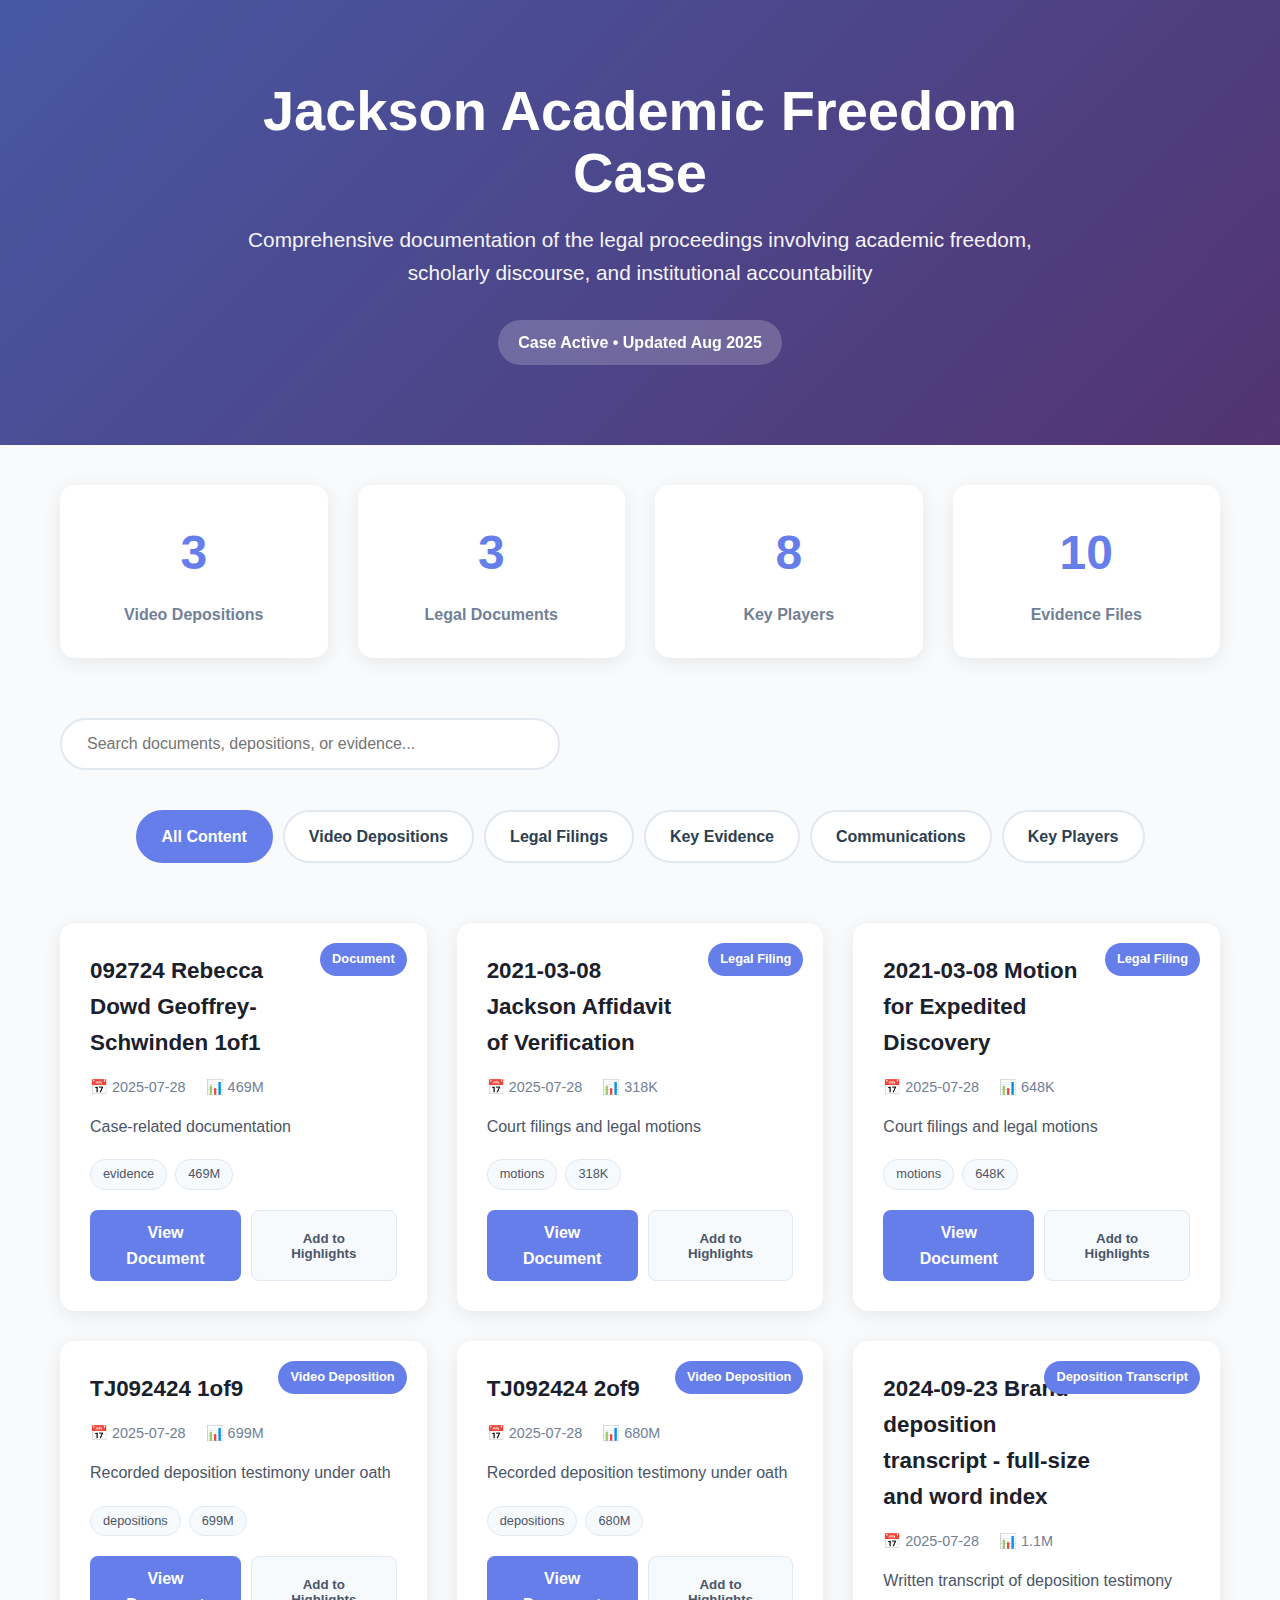
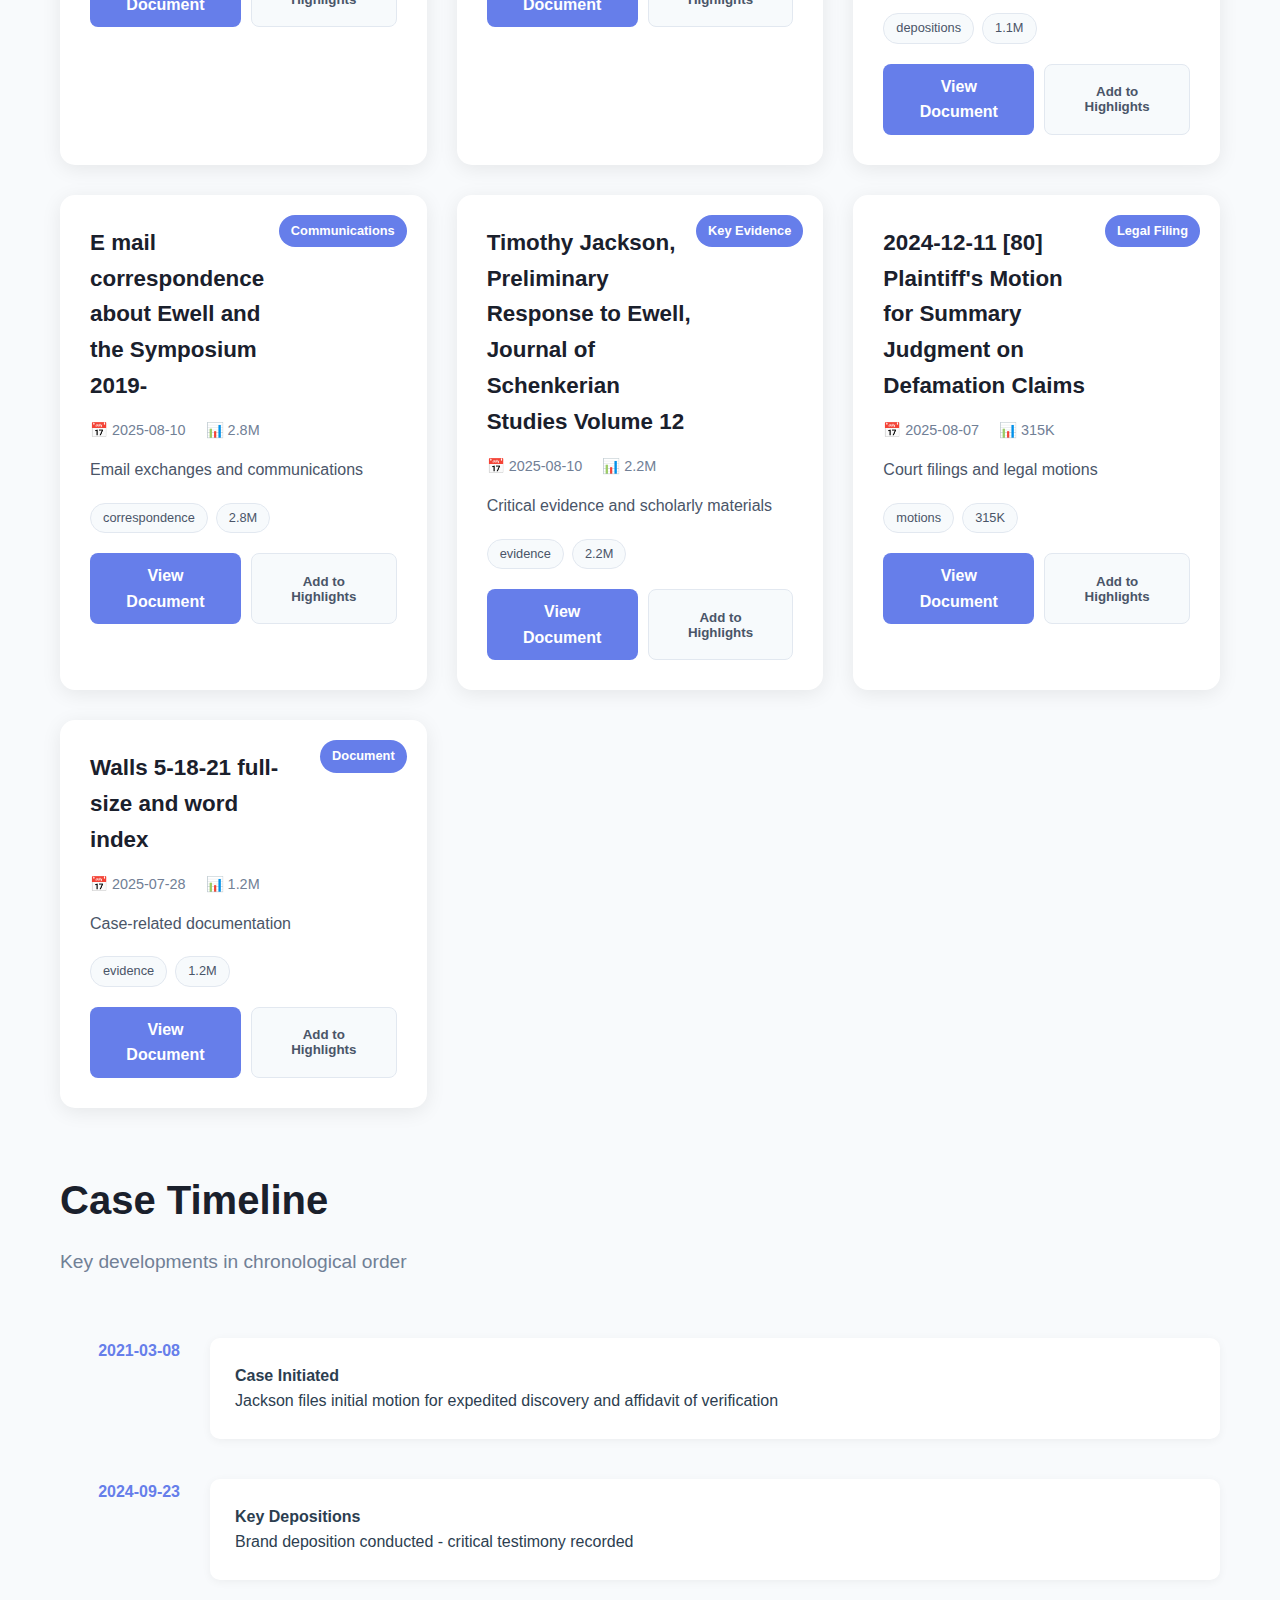
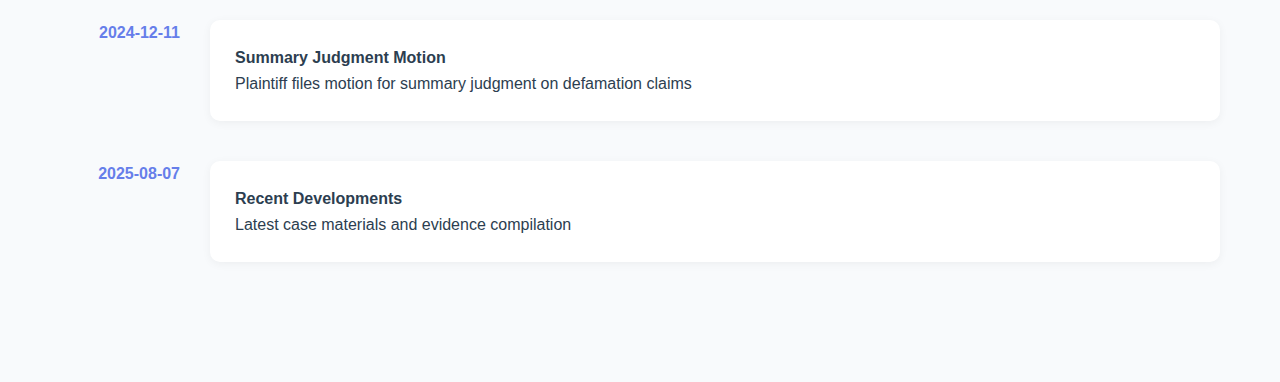
<file: index.html>
<!DOCTYPE html>
<html lang="en">
<head>
    <meta charset="UTF-8">
    <meta name="viewport" content="width=device-width, initial-scale=1.0">
    <title>Jackson v. Academic Controversy - Case Documentation</title>
    <style>
        * {
            margin: 0;
            padding: 0;
            box-sizing: border-box;
        }

        body {
            font-family: -apple-system, BlinkMacSystemFont, 'Segoe UI', Roboto, sans-serif;
            line-height: 1.6;
            color: #2c3e50;
            background: #f8fafc;
        }

        .hero {
            background: linear-gradient(135deg, #667eea 0%, #764ba2 100%);
            color: white;
            padding: 80px 20px;
            text-align: center;
            position: relative;
            overflow: hidden;
        }

        .hero::before {
            content: '';
            position: absolute;
            top: 0;
            left: 0;
            right: 0;
            bottom: 0;
            background: rgba(0,0,0,0.3);
            z-index: 1;
        }

        .hero-content {
            position: relative;
            z-index: 2;
            max-width: 800px;
            margin: 0 auto;
        }

        .hero h1 {
            font-size: 3.5rem;
            font-weight: 700;
            margin-bottom: 20px;
            line-height: 1.1;
        }

        .hero p {
            font-size: 1.3rem;
            opacity: 0.95;
            margin-bottom: 30px;
        }

        .status-badge {
            display: inline-block;
            background: rgba(255,255,255,0.2);
            padding: 10px 20px;
            border-radius: 50px;
            font-weight: 600;
            backdrop-filter: blur(10px);
        }

        .container {
            max-width: 1200px;
            margin: 0 auto;
            padding: 0 20px;
        }

        .section {
            margin: 60px 0;
        }

        .section-title {
            font-size: 2.5rem;
            font-weight: 700;
            margin-bottom: 15px;
            color: #1a202c;
        }

        .section-subtitle {
            font-size: 1.2rem;
            color: #718096;
            margin-bottom: 40px;
        }

        .filter-tabs {
            display: flex;
            gap: 10px;
            margin-bottom: 40px;
            flex-wrap: wrap;
            justify-content: center;
        }

        .filter-tab {
            padding: 12px 24px;
            background: white;
            border: 2px solid #e2e8f0;
            border-radius: 50px;
            cursor: pointer;
            font-weight: 600;
            transition: all 0.3s ease;
        }

        .filter-tab:hover, .filter-tab.active {
            background: #667eea;
            color: white;
            border-color: #667eea;
        }

        .content-grid {
            display: grid;
            grid-template-columns: repeat(auto-fit, minmax(350px, 1fr));
            gap: 30px;
            margin-bottom: 60px;
        }

        .content-card {
            background: white;
            border-radius: 15px;
            padding: 30px;
            box-shadow: 0 4px 20px rgba(0,0,0,0.08);
            transition: all 0.3s ease;
            position: relative;
            overflow: hidden;
        }

        .content-card:hover {
            transform: translateY(-5px);
            box-shadow: 0 8px 30px rgba(0,0,0,0.12);
        }

        .card-category {
            position: absolute;
            top: 20px;
            right: 20px;
            padding: 6px 12px;
            background: #667eea;
            color: white;
            border-radius: 20px;
            font-size: 0.8rem;
            font-weight: 600;
        }

        .card-title {
            font-size: 1.4rem;
            font-weight: 700;
            margin-bottom: 15px;
            color: #1a202c;
            padding-right: 100px;
        }

        .card-meta {
            display: flex;
            gap: 20px;
            margin-bottom: 15px;
            font-size: 0.9rem;
            color: #718096;
        }

        .card-description {
            color: #4a5568;
            margin-bottom: 20px;
            line-height: 1.6;
        }

        .card-tags {
            display: flex;
            gap: 8px;
            margin-bottom: 20px;
            flex-wrap: wrap;
        }

        .tag {
            padding: 4px 12px;
            background: #f7fafc;
            border: 1px solid #e2e8f0;
            border-radius: 15px;
            font-size: 0.8rem;
            color: #4a5568;
        }

        .card-actions {
            display: flex;
            gap: 10px;
        }

        .btn {
            padding: 10px 20px;
            border: none;
            border-radius: 8px;
            font-weight: 600;
            cursor: pointer;
            transition: all 0.3s ease;
            text-decoration: none;
            display: inline-block;
            text-align: center;
        }

        .btn-primary {
            background: #667eea;
            color: white;
        }

        .btn-primary:hover {
            background: #5a67d8;
        }

        .btn-secondary {
            background: #f7fafc;
            color: #4a5568;
            border: 1px solid #e2e8f0;
        }

        .btn-secondary:hover {
            background: #edf2f7;
        }

        .timeline {
            position: relative;
            padding: 20px 0;
        }

        .timeline-item {
            display: flex;
            gap: 30px;
            margin-bottom: 40px;
            align-items: flex-start;
        }

        .timeline-date {
            min-width: 120px;
            font-weight: 700;
            color: #667eea;
            text-align: right;
        }

        .timeline-content {
            flex: 1;
            background: white;
            padding: 25px;
            border-radius: 10px;
            box-shadow: 0 2px 10px rgba(0,0,0,0.05);
        }

        .stats {
            display: grid;
            grid-template-columns: repeat(auto-fit, minmax(200px, 1fr));
            gap: 30px;
            margin: 40px 0;
        }

        .stat-card {
            background: white;
            padding: 30px;
            border-radius: 15px;
            text-align: center;
            box-shadow: 0 4px 20px rgba(0,0,0,0.08);
        }

        .stat-number {
            font-size: 3rem;
            font-weight: 700;
            color: #667eea;
            display: block;
        }

        .stat-label {
            color: #718096;
            font-weight: 600;
            margin-top: 10px;
        }

        .search-box {
            width: 100%;
            max-width: 500px;
            margin: 0 auto 40px;
            padding: 15px 25px;
            border: 2px solid #e2e8f0;
            border-radius: 50px;
            font-size: 1rem;
            transition: border-color 0.3s ease;
        }

        .search-box:focus {
            outline: none;
            border-color: #667eea;
        }

        @media (max-width: 768px) {
            .hero h1 {
                font-size: 2.5rem;
            }
            
            .content-grid {
                grid-template-columns: 1fr;
            }
            
            .timeline-item {
                flex-direction: column;
                gap: 15px;
            }
            
            .timeline-date {
                text-align: left;
                min-width: auto;
            }
        }

        .hidden {
            display: none;
        }
    </style>
</head>
<body>
    <div class="hero">
        <div class="hero-content">
            <h1>Jackson Academic Freedom Case</h1>
            <p>Comprehensive documentation of the legal proceedings involving academic freedom, scholarly discourse, and institutional accountability</p>
            <span class="status-badge">Case Active • Updated Aug 2025</span>
        </div>
    </div>

    <div class="container">
        <!-- Stats Overview -->
        <div class="stats">
            <div class="stat-card">
                <span class="stat-number" id="video-count">0</span>
                <div class="stat-label">Video Depositions</div>
            </div>
            <div class="stat-card">
                <span class="stat-number" id="document-count">0</span>
                <div class="stat-label">Legal Documents</div>
            </div>
            <div class="stat-card">
                <span class="stat-number" id="person-count">0</span>
                <div class="stat-label">Key Players</div>
            </div>
            <div class="stat-card">
                <span class="stat-number" id="exhibit-count">0</span>
                <div class="stat-label">Evidence Files</div>
            </div>
        </div>

        <!-- Search and Filter -->
        <div class="section">
            <input type="text" class="search-box" id="searchBox" placeholder="Search documents, depositions, or evidence...">
            
            <div class="filter-tabs">
                <div class="filter-tab active" data-filter="all">All Content</div>
                <div class="filter-tab" data-filter="depositions">Video Depositions</div>
                <div class="filter-tab" data-filter="motions">Legal Filings</div>
                <div class="filter-tab" data-filter="evidence">Key Evidence</div>
                <div class="filter-tab" data-filter="correspondence">Communications</div>
                <div class="filter-tab" data-filter="players">Key Players</div>
            </div>
        </div>

        <!-- Content Grid -->
        <div class="content-grid" id="contentGrid">
            <!-- Content will be dynamically loaded here -->
        </div>

        <!-- Timeline Section -->
        <div class="section">
            <h2 class="section-title">Case Timeline</h2>
            <p class="section-subtitle">Key developments in chronological order</p>
            <div class="timeline" id="timeline">
                <!-- Timeline items will be loaded here -->
            </div>
        </div>
    </div>

    <script>
        // File categorization and processing
        const rawFiles = [
            {
                name: "092724 Rebecca Dowd Geoffrey-Schwinden 1of1.mp4",
                url: "https://www.rasmusen.org/special/jackson/092724%20Rebecca%20Dowd%20Geoffrey-Schwinden%201of1.mp4",
                size: "469M",
                date: "2025-07-28"
            },
            {
                name: "2021-03-08 Jackson Affidavit of Verification.pdf",
                url: "https://www.rasmusen.org/special/jackson/2021-03-08%20Jackson%20Affidavit%20of%20Verification.pdf",
                size: "318K",
                date: "2025-07-28"
            },
            {
                name: "2021-03-08 Motion for Expedited Discovery.pdf",
                url: "https://www.rasmusen.org/special/jackson/2021-03-08%20Motion%20for%20Expedited%20Discovery.pdf",
                size: "648K",
                date: "2025-07-28"
            },
            {
                name: "TJ092424_1of9.mpg",
                url: "https://www.rasmusen.org/special/jackson/TJ092424_1of9.mpg",
                size: "699M",
                date: "2025-07-28"
            },
            {
                name: "TJ092424_2of9.mpg",
                url: "https://www.rasmusen.org/special/jackson/TJ092424_2of9.mpg",
                size: "680M",
                date: "2025-07-28"
            },
            {
                name: "2024-09-23 Brand deposition transcript - full-size and word index.pdf",
                url: "https://www.rasmusen.org/special/jackson/2024-09-23%20Brand%20deposition%20transcript%20-%20full-size%20and%20word%20index.pdf",
                size: "1.1M",
                date: "2025-07-28"
            },
            {
                name: "E mail correspondence about Ewell and the Symposium 2019-.pdf",
                url: "https://www.rasmusen.org/special/jackson/E%20mail%20correspondence%20about%20Ewell%20and%20the%20Symposium%202019-.pdf",
                size: "2.8M",
                date: "2025-08-10"
            },
            {
                name: "Timothy Jackson, Preliminary Response to Ewell, Journal of Schenkerian Studies Volume 12.pdf",
                url: "https://www.rasmusen.org/special/jackson/Timothy%20Jackson,%20Preliminary%20Response%20to%20Ewell,%20Journal%20of%20Schenkerian%20Studies%20Volume%2012%20.pdf",
                size: "2.2M",
                date: "2025-08-10"
            },
            {
                name: "2024-12-11 [80] Plaintiff's Motion for Summary Judgment on Defamation Claims.pdf",
                url: "https://www.rasmusen.org/special/jackson/2024-12-11%20%5b80%5d%20Plaintiff&#39;s%20Motion%20for%20Summary%20Judgment%20on%20Defamation%20Claims.pdf",
                size: "315K",
                date: "2025-08-07"
            },
            {
                name: "Walls 5-18-21 full-size and word index.pdf",
                url: "https://www.rasmusen.org/special/jackson/Walls%205-18-21%20full-size%20and%20word%20index.pdf",
                size: "1.2M",
                date: "2025-07-28"
            }
        ];

        // Categorization logic
        function categorizeFile(file) {
            const name = file.name.toLowerCase();
            
            if (name.includes('tj092424_') || name.includes('.mpg') || name.includes('deposition') && name.includes('.mp4')) {
                return {
                    category: 'depositions',
                    type: 'Video Deposition',
                    description: 'Recorded deposition testimony under oath'
                };
            }
            
            if (name.includes('motion') || name.includes('judgment') || name.includes('affidavit') || name.includes('[80]') || name.includes('[81]')) {
                return {
                    category: 'motions',
                    type: 'Legal Filing',
                    description: 'Court filings and legal motions'
                };
            }
            
            if (name.includes('correspondence') || name.includes('email') || name.includes('e mail')) {
                return {
                    category: 'correspondence',
                    type: 'Communications',
                    description: 'Email exchanges and communications'
                };
            }
            
            if (name.includes('ewell') || name.includes('jackson') || name.includes('response')) {
                return {
                    category: 'evidence',
                    type: 'Key Evidence',
                    description: 'Critical evidence and scholarly materials'
                };
            }
            
            if (name.includes('transcript') || name.includes('deposition') && name.includes('.pdf')) {
                return {
                    category: 'depositions',
                    type: 'Deposition Transcript',
                    description: 'Written transcript of deposition testimony'
                };
            }
            
            return {
                category: 'evidence',
                type: 'Document',
                description: 'Case-related documentation'
            };
        }

        // Process files and create content
        const processedFiles = rawFiles.map(file => {
            const categorization = categorizeFile(file);
            return {
                ...file,
                ...categorization,
                id: file.name.replace(/[^a-zA-Z0-9]/g, '_'),
                displayName: file.name.replace(/\.(pdf|mp4|mpg)$/i, '').replace(/_/g, ' ')
            };
        });

        // Update stats
        function updateStats() {
            const stats = processedFiles.reduce((acc, file) => {
                if (file.category === 'depositions') acc.videos++;
                else if (file.category === 'motions') acc.documents++;
                acc.total++;
                return acc;
            }, { videos: 0, documents: 0, total: 0 });

            document.getElementById('video-count').textContent = stats.videos;
            document.getElementById('document-count').textContent = stats.documents;
            document.getElementById('person-count').textContent = '8'; // Estimated from file names
            document.getElementById('exhibit-count').textContent = stats.total;
        }

        // Render content cards
        function renderContent(files = processedFiles) {
            const grid = document.getElementById('contentGrid');
            grid.innerHTML = '';

            files.forEach(file => {
                const card = document.createElement('div');
                card.className = 'content-card';
                card.setAttribute('data-category', file.category);
                
                card.innerHTML = `
                    <div class="card-category">${file.type}</div>
                    <h3 class="card-title">${file.displayName}</h3>
                    <div class="card-meta">
                        <span>📅 ${file.date}</span>
                        <span>📊 ${file.size}</span>
                    </div>
                    <p class="card-description">${file.description}</p>
                    <div class="card-tags">
                        <span class="tag">${file.category}</span>
                        <span class="tag">${file.size}</span>
                    </div>
                    <div class="card-actions">
                        <a href="${file.url}" class="btn btn-primary" target="_blank">View Document</a>
                        <button class="btn btn-secondary" onclick="addToHighlights('${file.id}')">Add to Highlights</button>
                    </div>
                `;
                
                grid.appendChild(card);
            });
        }

        // Filter functionality
        document.querySelectorAll('.filter-tab').forEach(tab => {
            tab.addEventListener('click', () => {
                // Update active tab
                document.querySelectorAll('.filter-tab').forEach(t => t.classList.remove('active'));
                tab.classList.add('active');
                
                // Filter content
                const filter = tab.getAttribute('data-filter');
                if (filter === 'all') {
                    renderContent(processedFiles);
                } else {
                    const filtered = processedFiles.filter(file => file.category === filter);
                    renderContent(filtered);
                }
            });
        });

        // Search functionality
        document.getElementById('searchBox').addEventListener('input', (e) => {
            const searchTerm = e.target.value.toLowerCase();
            const filtered = processedFiles.filter(file => 
                file.displayName.toLowerCase().includes(searchTerm) ||
                file.description.toLowerCase().includes(searchTerm) ||
                file.type.toLowerCase().includes(searchTerm)
            );
            renderContent(filtered);
        });

        // Timeline generation
        function renderTimeline() {
            const timeline = document.getElementById('timeline');
            const timelineEvents = [
                {
                    date: "2021-03-08",
                    title: "Case Initiated",
                    description: "Jackson files initial motion for expedited discovery and affidavit of verification"
                },
                {
                    date: "2024-09-23",
                    title: "Key Depositions",
                    description: "Brand deposition conducted - critical testimony recorded"
                },
                {
                    date: "2024-12-11",
                    title: "Summary Judgment Motion",
                    description: "Plaintiff files motion for summary judgment on defamation claims"
                },
                {
                    date: "2025-08-07",
                    title: "Recent Developments",
                    description: "Latest case materials and evidence compilation"
                }
            ];

            timeline.innerHTML = timelineEvents.map(event => `
                <div class="timeline-item">
                    <div class="timeline-date">${event.date}</div>
                    <div class="timeline-content">
                        <h4>${event.title}</h4>
                        <p>${event.description}</p>
                    </div>
                </div>
            `).join('');
        }

        // Placeholder function for future features
        function addToHighlights(fileId) {
            alert('Highlight feature coming soon! This will allow you to bookmark key evidence.');
        }

        // Initialize
        updateStats();
        renderContent();
        renderTimeline();
    </script>
</body>
</html>
</file>
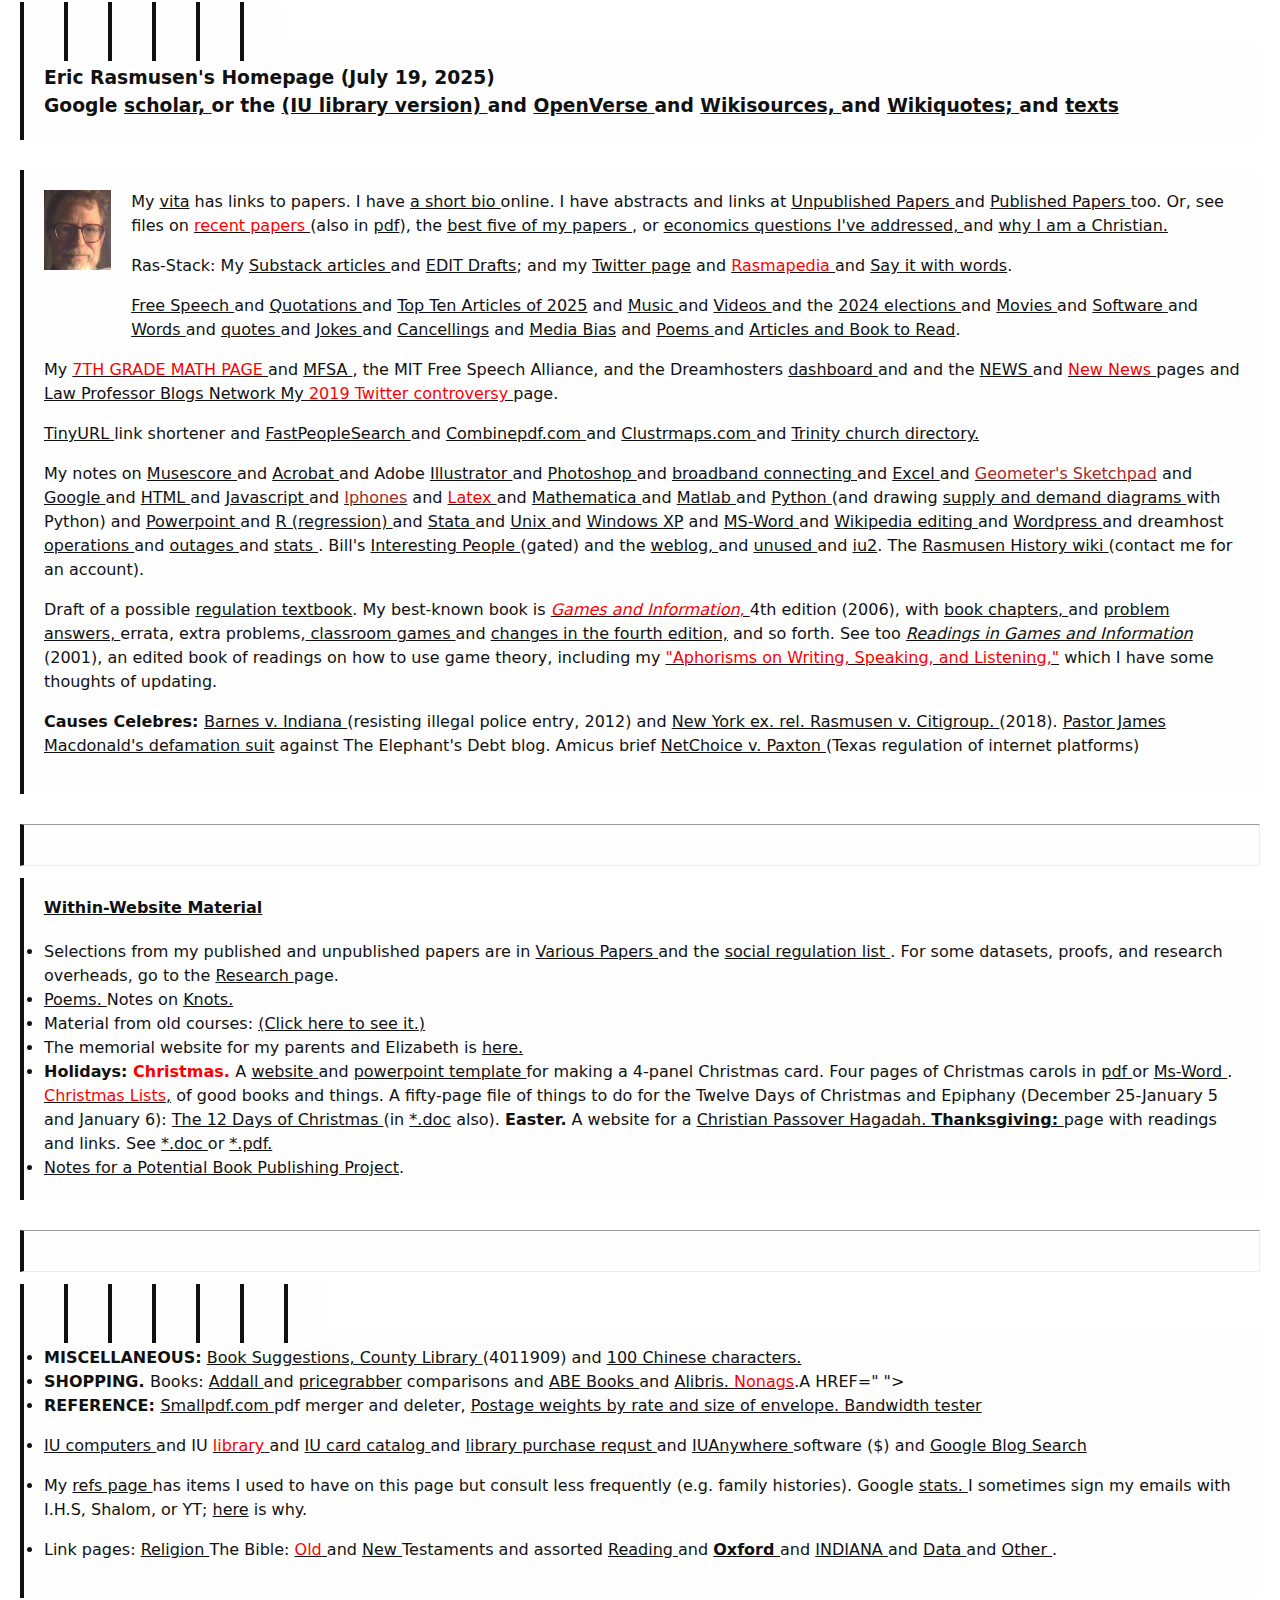
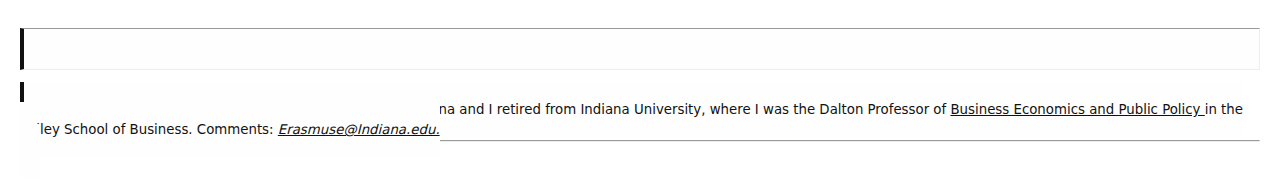
<file: rasmusen-local/index.html>
<!-- saved from url=(0025)https://www.rasmusen.org/ -->
<html><!--       THIS IS INDEX.HTM, Rasmusen HOMEPAGE.    --><head><meta http-equiv="Content-Type" content="text/html; charset=windows-1252"><style type="text/css">   body{font-family: garamond, arial }
</style>


 

<title> Rasmusen  Homepage </title>

<link rel="stylesheet" href="style.css">
 </head><body><a href="https://www.rasmusen.org/"> </a>
 <a href="https://www.rasmusen.org/"> </a>
<a href="https://www.rasmusen.org/"> </a>
 <a href="https://www.rasmusen.org/"> </a>

 <a href="https://www.rasmusen.org/"> </a>
 <a href="https://www.rasmusen.org/"> </a>

<h3>
Eric Rasmusen's  Homepage  (July 19, 2025)
 <br> Google  <a href="https://scholar.google.com/">  scholar, </a> or the <a href="https://scholar-google-com.proxyiub.uits.iu.edu/">  (IU library version)  </a>     and  <a href="https://openverse.org/"> OpenVerse </a> and
<a href="https://en.wikisource.org/wiki/Main_Page"> Wikisources, </a>
and
<a href="https://en.wikiquote.org/wiki/Main_Page"> Wikiquotes; </a>
 and <a href="https://messages.google.com/web/conversations/11"> texts </a>
  </h3>



  <img src="./Rasmusen Homepage_files/Eric-Rasmusen-photo.jpg" height="120" align="left">

<ul style="list-style: none;">



<li> My <a href="https://www.rasmusen.org/vita.htm">  vita</a> has
links to papers. I have
 <a href="https://rasmusen.org/special/bio_rasmusen.htm">a short bio  </a>  online.
I have abstracts and links at <a href="https://www.rasmusen.org/unpabs.htm">
Unpublished Papers </a> and <a href="https://www.rasmusen.org/pubabs.htm"> Published
Papers   </a> too. Or, see files on  <a href="https://www.rasmusen.org/recent.htm"> <font color="red">recent
papers </font></a> (also in <a href="https://www.rasmusen.org/recent.pdf">pdf</a>),
the <a href="https://www.rasmusen.org/papers/best.htm">  best  five   of my papers
</a>, or  <a href="https://www.rasmusen.org/questions.htm">economics questions I've addressed, </a> and
 <a href="https://www.rasmusen.org/special/why_I_am_Christian.txt">  why I am a Christian. </a>  <p>




<a href="https://www.rasmusen.org/"> </a>
<a href="https://www.rasmusen.org/"> </a>
<a href="https://www.rasmusen.org/"> </a>
<a href="https://www.rasmusen.org/"> </a>






</p></li><li>  Ras-Stack: My  <a href="https://ericrasmusen.substack.com/"> Substack articles   </a>  and <a href="https://ericrasmusen.substack.com/publish/posts/drafts"> EDIT Drafts</a>;    and my <a href="https://www.rasmusen.org/twitter_rasmusen.htm"> Twitter page</a>  and  <a href="https://www.rasmusen.org/rasmapedia/index.php?title=Main_Page"> <font color="red">  Rasmapedia  </font>   </a> and    <a href="https://rasmusen.org/special/ameliajane/"> Say it with words</a>.<p>

</p></li><li>
 <a href="https://www.rasmusen.org/rasmapedia/index.php?title=Free_Speech"> Free Speech </a> and 
 <a href="https://www.rasmusen.org/rasmapedia/index.php?title=Quotations"> Quotations </a> and
<a href="https://www.rasmusen.org/rasmapedia/index.php?title=Top_Ten_Articles_of_2025"> Top Ten Articles of 2025</a> and
 <a href="https://www.rasmusen.org/rasmapedia/index.php?title=Music">Music </a>  and <a href="https://www.rasmusen.org/rasmapedia/index.php?title=Videos#Comedy">Videos  </a>  and 
the  <a href="https://www.rasmusen.org/rasmapedia/index.php?title=Elections#2024_Elections">2024 elections </a> and
<a href="https://www.rasmusen.org/rasmapedia/index.php?title=Movies"> Movies </a> and
 <a href="https://www.rasmusen.org/rasmapedia/index.php?title=Software">Software </a> and 
 <a href="https://www.rasmusen.org/rasmapedia/index.php?title=Words">Words </a> 
and    <a href="http://rasmusen.org/blog/quotations2019.txt">quotes </a>
   and
 <a href="https://www.rasmusen.org/rasmapedia/index.php?title=Jokes">Jokes </a> and
 <a href="https://www.rasmusen.org/rasmapedia/index.php?title=Cancellings"> Cancellings</a> and
 <a href="https://www.rasmusen.org/rasmapedia/index.php?title=Media_bias"> Media Bias</a> and    
 <a href="https://www.rasmusen.org/rasmapedia/index.php?title=Poems">Poems </a>
 and <a href="https://www.rasmusen.org/rasmapedia/index.php?title=Articles_to_read"> Articles and Book to Read</a>.<p>
 


 <a href="https://www.rasmusen.org/"> </a>  <a href="https://www.rasmusen.org/"> </a>   <a href="https://www.rasmusen.org/"> </a>   <a href="https://www.rasmusen.org/"> </a>

</p></li><li>

My  <a href="https://www.rasmusen.org/rasmapedia/index.php?title=Cedars_Math"> <font color="red"> 7TH GRADE MATH PAGE </font>  </a>     and  <a href="https://www.mitfreespeech.org/"> MFSA </a>, the MIT Free Speech Alliance,  and   the
Dreamhosters  <a href="https://panel.dreamhost.com/">
dashboard     </a> and  <a href="https://www.google.com/search?q=google+chrome%3A%2F%2Fsettings%2Fcontent%2Fimages&amp;oq=google+chrome%3A%2F%2Fsettings%2Fcontent%2Fimages&amp;aqs=chrome..69i57j69i64.2290j0j4&amp;sourceid=chrome&amp;ie=UTF-8s">    </a>     and
   the   <a href="https://www.rasmusen.org/news.htm">      NEWS  </a> and    <a href="https://www.rasmusen.org/rasmapedia/index.php?title=News"> <font color="red"> New News </font> </a> pages and  <a href="https://www.lawprofessorblogs.com/"> Law Professor Blogs Network   My  </a><a href="https://www.rasmusen.org/special/2019kerfuffle/"> <font color="red"> 2019
Twitter  controversy </font>    </a> page.   <p>




 <a href="https://www.rasmusen.org/"> </a>  <a href="https://www.rasmusen.org/"> </a>

</p></li><li>  <a href="https://tinyurl.com/app">TinyURL </a> link shortener and   <font color="red">  <a href="https://www.fastpeoplesearch.com/"> FastPeopleSearch </a>  </font>   and <a href="https://combinepdf.com/"> Combinepdf.com  </a> and
<a href="https://clustrmaps.com/"> Clustrmaps.com  </a>   and   <a href="https://trinityreformed.churchcenter.com/my/groups/church-directory/members"> Trinity church directory.   </a> <p>


</p></li><li>  My notes on <a href="http://rasmusen.org/a/musescore.txt"> Musescore </a> and <a href="http://rasmusen.org/a/acrobat-rasmusen.txt"> Acrobat </a> and Adobe
<a href="http://rasmusen.org/a/adobe-illustrator-rasmusen.txt">
Illustrator </a> and    <a href="http://rasmusen.org/a/photoshop.txt"> Photoshop </a> and   <a href="http://rasmusen.org/a/broadband.txt">
broadband connecting </a> and  <a href="http://rasmusen.org/a/excel.txt"> Excel </a> and      <a href="http://rasmusen.org/a/geometer.txt"><font color="brown">Geometer's
Sketchpad</font></a>  and  <a href="http://rasmusen.org/a/google-rasmusen.htm"> Google </a> and  <a href="http://rasmusen.org/a/html-rasmusen.htm"> HTML </a> and  <a href="http://rasmusen.org/a/javascript.txt"> Javascript </a> and   <a href="http://rasmusen.org/a/iphone.txt"><font color="brown">Iphones</font></a>  and   <a href="http://rasmusen.org/a/latex-rasmusen.pdf"><font color="red"> Latex
</font></a> and  <a href="http://rasmusen.org/a/mathematica.rasmusen.txt"> Mathematica </a> and
<a href="http://rasmusen.org/a/matlab-rasmusen.txt"> Matlab </a> and
<a href="http://rasmusen.org/a/00python-commands.docx">Python </a> (and
 drawing <a href="http://rasmusen.org/a/supply-and-demand-plot.htm">  supply and demand diagrams </a>   with Python)
and <a href="http://rasmusen.org/a/powerpoint-rasmusen.txt">
Powerpoint </a> and <a href="http://rasmusen.org/a/r.htm"> R
(regression) </a> and <a href="http://rasmusen.org/a/stata-rasmusen.txt"> Stata   </a>  and <a href="https://www.rasmusen.org/a/unix-rasmusen.txt">   Unix </a>  and <a href="http://rasmusen.org/a/windows-rasmusen.txt">Windows XP</a> and
<a href="http://rasmusen.org/a/msword-rasmusen.doc"> MS-Word </a> and
<a href="https://www.rasmusen.org/a/wikipedia.txt"> Wikipedia editing
</a>and <a href="https://www.rasmusen.org/a/wordpress-rasmusen.txt">
Wordpress </a>  and dreamhost <a href="https://panel.dreamhost.com/">operations </a> and <a href="http://status.dreamhost.com/"> outages
</a>  and <a href="http://rasmusen.org/stats/">stats </a>. Bill's
 <a href="https://groups.google.com/g/interesting-people-too/c/pXFfxq8dqqA/m/QA4ziMRQCgAJ?utm_medium=email&amp;utm_source=footer">  Interesting People  </a> (gated)  and  the   <a href="http://rasmusen.org/blog1/">      weblog,   </a>
and   <a href="https://www.rasmusen.org/rasmapedia/index.php?title=iu:Main">unused </a> and
 <a href="http://rasmusen.org/rasmapedia2/index.php?title=Main_Page"> iu2</a>. The
 <a href="https://www.rasmusen.org/rasmapedia3"> Rasmusen History wiki  </a> (contact me for an account).<p>




<a href="https://www.rasmusen.org/"> </a>


 <a href="https://www.rasmusen.org/"> </a>
 <a href="https://www.rasmusen.org/"> </a>
 <a href="https://www.rasmusen.org/"> </a>
 <a href="https://www.rasmusen.org/"> </a>
 <a href="https://www.rasmusen.org/"> </a>

</p></li><li> Draft of  a possible <a href="http://rasmusen.org/regulation/">
regulation textbook</a>. My best-known book is
<a href="https://www.rasmusen.org/GI/index.html"> <font color="red">
<cite> Games and Information, </cite> </font> </a> 4th
edition (2006), with <a href="https://www.rasmusen.org/GI/download.htm"> book chapters, </a> and
<a href="https://www.rasmusen.org/GI/funstuff.htm"> problem answers,
</a> errata, extra problems,<a href="https://www.rasmusen.org/GI/funstuff.htm"> classroom games  </a> and
<a href="https://www.rasmusen.org/GI/changes4.pdf"> changes in the
fourth edition,</a>  and so forth.  See  too  <cite>  <a href="https://www.rasmusen.org/GI/reader/rcontents.htm"> Readings in Games
and Information </a></cite><a href="https://www.rasmusen.org/GI/reader/rcontents.htm"> </a> (2001), an edited book of readings on how
to use game theory, including my   <a href="http://rasmusen.org/GI/reader/writing.pdf"><font color="red">
"Aphorisms on Writing, Speaking, and Listening,"</font></a>  which I have some thoughts of updating.
<p>

</p></li><li>  <b>  Causes Celebres: </b>  <a href="http://rasmusen.org/special/barnes/"> Barnes v. Indiana  </a>
(resisting
illegal police entry, 2012)  and   <a href="https://www.rasmusen.org/citigroup">   New
York ex. rel. Rasmusen v. Citigroup. </a> (2018).      <a href="http://rasmusen.org/special/harvest.htm"> Pastor James Macdonald's defamation suit</a> against The Elephant's Debt blog.  Amicus brief  <a href="https://www.supremecourt.gov/DocketPDF/22/22-555/298407/20240123110046414_Rasmusen%20Amicus%20Brief%20Filing.pdf"> NetChoice v. Paxton </a> (Texas regulation of internet platforms)   <p>

</p></li></ul>

<hr><!--~~~~~~~~~~~~~~~~~~~~~~~~~~~~~~~~~~~~~ -->

 <c><b>  <a name="RASMUSEN">  Within-Website Material </a></b> </c>
<ul>
<li>  Selections from my published and unpublished papers are  in <a href="https://www.rasmusen.org/papers.htm"> Various Papers  </a>    and the
<a href="https://www.rasmusen.org/ssocial/social.htm"> social regulation list
</a>. For some datasets,
proofs, and research overheads,  go to the <a href="https://www.rasmusen.org/papers/research.htm"> Research </a> page.
<a href="https://www.rasmusen.org/"> </a>

</li><li>   <a href="https://www.rasmusen.org/blog/poems.docx"> Poems. </a>
   Notes on  <a href="https://www.rasmusen.org/a/knots.txt"> Knots. </a>    <a href="https://www.rasmusen.org/"> </a>



</li><li>     Material from old courses: <a href="https://www.rasmusen.org/#" onclick="toggle_visibility(&#39;07oct2&#39;);">(Click here to see it.)</a><div id="07oct2" style="display:none">
<!-- This toggle needs the java script at the end of this file. ---->

<ul>


<li> <a href="https://www.rasmusen.org/g751/0.g751.htm"> G751,</a> a half-semester
doctoral course in  basic game
theory (2014)

</li><li>      <a href="https://www.rasmusen.org/xpacioli/g401/g401.htm"> G401,</a> a course for seniors on business and government (1998)
and
   <a href="https://www.rasmusen.org/zg202/g202.htm"> G202,</a> an
undergraduate honors course
on business and government   (2004) and <a href="http://www.rasmusen.org/zg492/0.g492.htm"> G492,  </a>
an
undergraduate course  on
writing economic analyses (2010) and  <a href="https://www.rasmusen.org/zg604/0.g604.htm"> G604, </a> a
doctoral course on
empirical industrial organization  2006).



</li><li>     <a href="https://www.rasmusen.org/xpacioli/g570/schedule.htm">
G570,</a> an MBA course
on game theory and strategic thinking   (2002).

</li><li> <a href="https://www.rasmusen.org/zg601/0.g601.htm"> G601,</a> a
doctoral course on
industrial organization  (2006).





</li></ul></div>

</li><li>The
memorial website
for my parents and Elizabeth is   <a href="http://rasmusen.org/special/memorial/mem.htm">  here.</a>



</li><li> <b>Holidays: <font color="red"> Christmas.  </font></b>  A  <a href="http://rasmusen.org/special/christmas/xmas-card.htm">    website </a>
and  <a href="http://rasmusen.org/special/christmas/xmas2014.ppt">
powerpoint template </a> for making a 4-panel Christmas card.   Four
pages of Christmas carols in  <a href="http://rasmusen.org/special/christmas/carols.pdf">  pdf </a> or <a href="http://rasmusen.org/special/christmas/carols.doc">  Ms-Word
</a>. <a href="https://www.rasmusen.org/special/christmas/amazon.htm">
<font color="red">Christmas Lists</font>,</a> of good books
and
things.  A fifty-page file of things to do for the Twelve Days of
Christmas and Epiphany (December 25-January 5 and January 6):  <a href="https://www.rasmusen.org/special/christmas/12days/12days.of.Christmas.pdf"> The 12 Days
of Christmas </a>  (in <a href="https://www.rasmusen.org/special/christmas/12days/12days.of.Christmas.pdf">  *.doc</a>  also).

  <b> Easter.</b>  A  website for a  <a href="https://www.rasmusen.org/_seder/hagadah.htm">
Christian Passover Hagadah. </a>

  <b>  <font color="red"> <a href="https://www.rasmusen.org/special/thanksgiving/">
   Thanksgiving: </a>   </font></b> page with readings and links.
 See  <a href="https://www.rasmusen.org/special/thanksgiving/00Thanksgiving-readings.doc"> *.doc
   </a>  or  <a href="https://www.rasmusen.org/special/thanksgiving/00Thanksgiving-readings.pdf"> *.pdf.
   </a>
 <a href="https://www.rasmusen.org/"> </a>


</li><li> <a href="https://www.rasmusen.org/x/abros">
Notes for  a Potential   Book Publishing Project</a>.


</li></ul>

<hr><!--~~~~~~~~~~~~~~~~~~~~~~~~~~~~~~~~~~~~~ -->
<a href="https://www.rasmusen.org/">   </a>
<a href="https://www.rasmusen.org/">   </a>

<a href="https://www.rasmusen.org/">   </a>
<a href="https://www.rasmusen.org/">   </a>
<a href="https://www.rasmusen.org/">   </a>
<a href="https://www.rasmusen.org/">   </a>
<a href="https://www.rasmusen.org/">   </a>

<ul>



<li> <b>MISCELLANEOUS:</b>
 <a href="https://mcpl.info/suggest?utm_source=home&amp;utm_medium=square&amp;utm_campaign=suggestion"> Book Suggestions, County Library  </a> (4011909) and   <a href="http://rasmusen.org/special/100characters.pdf"> 100 Chinese characters.  </a>
<a href="https://www.rasmusen.org/"> </a>
<a href="https://www.rasmusen.org/"> </a>

</li><li>   <b>SHOPPING. </b>   Books:  <a href="http://www.addall.com/">
Addall
</a>
and <a href="http://www.pricegrabber.com/home_books.php">pricegrabber</a>
comparisons and
  <a href="http://www.abebooks.com/">ABE Books
</a> and <a href="http://www.alibris.com/"> Alibris.
</a>    <a href="http://www.nonags.com/menu.asp"><font color="red">
Nonags</font></a>.A
HREF="
"&gt;   <br>
<a href="https://www.rasmusen.org/"> </a>
<a href="https://www.rasmusen.org/"> </a>

</li><li> <b> REFERENCE: </b><a href="https://smallpdf.com/">Smallpdf.com </a>  pdf merger and deleter,   
<a href="http://pe.usps.com/text/dmm300/Notice123.htm#wp1011092">   Postage
weights by rate
and size of envelope.   </a><a href="http://www.bandwidthplace.com/">
Bandwidth tester  </a><p>

</p></li><li>      <a href="http://uits.iu.edu/"> IU computers </a>  and IU <a href="https://libraries.indiana.edu/">  <font color="red">   library</font> </a> and <a href="http://www.iucat.iu.edu/authenticate.cgi?status=start">IU card
catalog </a> and
<a href="https://libraries.indiana.edu/purchase-recommendation-form">library purchase requst </a> and <a href="https://iuanyware.iu.edu/"> IUAnywhere
</a> software ($) and <a href="https://www.google.com/blogsearch?hl=en"> Google Blog Search   </a>  <p>

</p></li><li>    My <a href="http://rasmusen.org/refs.htm"> refs  page  </a>
has items I used to have on this page but consult less frequently
(e.g. family histories). Google   <a href="https://www.google.com/analytics/settings/?pli=1">stats.  </a>  
I sometimes sign my emails with I.H.S,  Shalom, or YT;  <a href="http://rasmusen.org/special/ihs.htm"> here</a> is why.  <p>

</p></li><li> Link pages:      <a href="https://www.rasmusen.org/religion.htm"> Religion </a>  The
Bible: <a href="http://www.scripture4all.org/OnlineInterlinear/Hebrew_Index.htm">
<font color="red">Old</font> </a> and <a href="http://www.scripture4all.org/OnlineInterlinear/Greek_Index.htm">
New </a> Testaments  and  assorted <a href="https://www.rasmusen.org/reading.htm"> Reading
</a> and  <a href="https://www.rasmusen.org/oxford.htm"> <b> Oxford </b> </a> and <a href="http://rasmusen.org/indiana.htm"> INDIANA </a> and  <a href="https://www.rasmusen.org/data.htm">Data </a> and   <a href="https://www.rasmusen.org/v.htm"> Other </a>. <p>


<a href="https://www.rasmusen.org/"> </a>
<a href="https://www.rasmusen.org/"> </a>
<a href="https://www.rasmusen.org/"> </a>


 <a href="https://www.rasmusen.org/"> </a>
 <a href="https://www.rasmusen.org/"> </a>
 <a href="https://www.rasmusen.org/"> </a>
 <a href="https://www.rasmusen.org/"> </a>
 <a href="https://www.rasmusen.org/"> </a>



</p></li></ul>
<hr><!--~~~~~~~~~~~~~~~~~~~~~~~~~~~~~~~~~~~~~ -->
<small>
URL: http://www.rasmusen.org/. I live in Bloomington, Indiana and I retired from Indiana University, where I was the Dalton Professor of <a href="https://kelley.iu.edu/faculty-research/departments/business-economics-public-policy/index.cshtml">   Business
Economics
and
Public
Policy  </a>  in the Kelley School of Business.   Comments: <i> <a href="mailto:Erasmuse@Indiana.edu">
Erasmuse@Indiana.edu. </a> </i>
<hr><!--~~~~~~~~~~~~~~~~~~~~~~~~~~~~~~~~~~~~~ -->

<!-- The following script is for the toggling of the courses ---->
<script type="text/javascript">
<!--
    function toggle_visibility(id) {
       var e = document.getElementById(id);
       if(e.style.display == 'block')
          e.style.display = 'none';
       else
          e.style.display = 'block';
    }
//-->
</script>

   







</small></body></html>
</file>
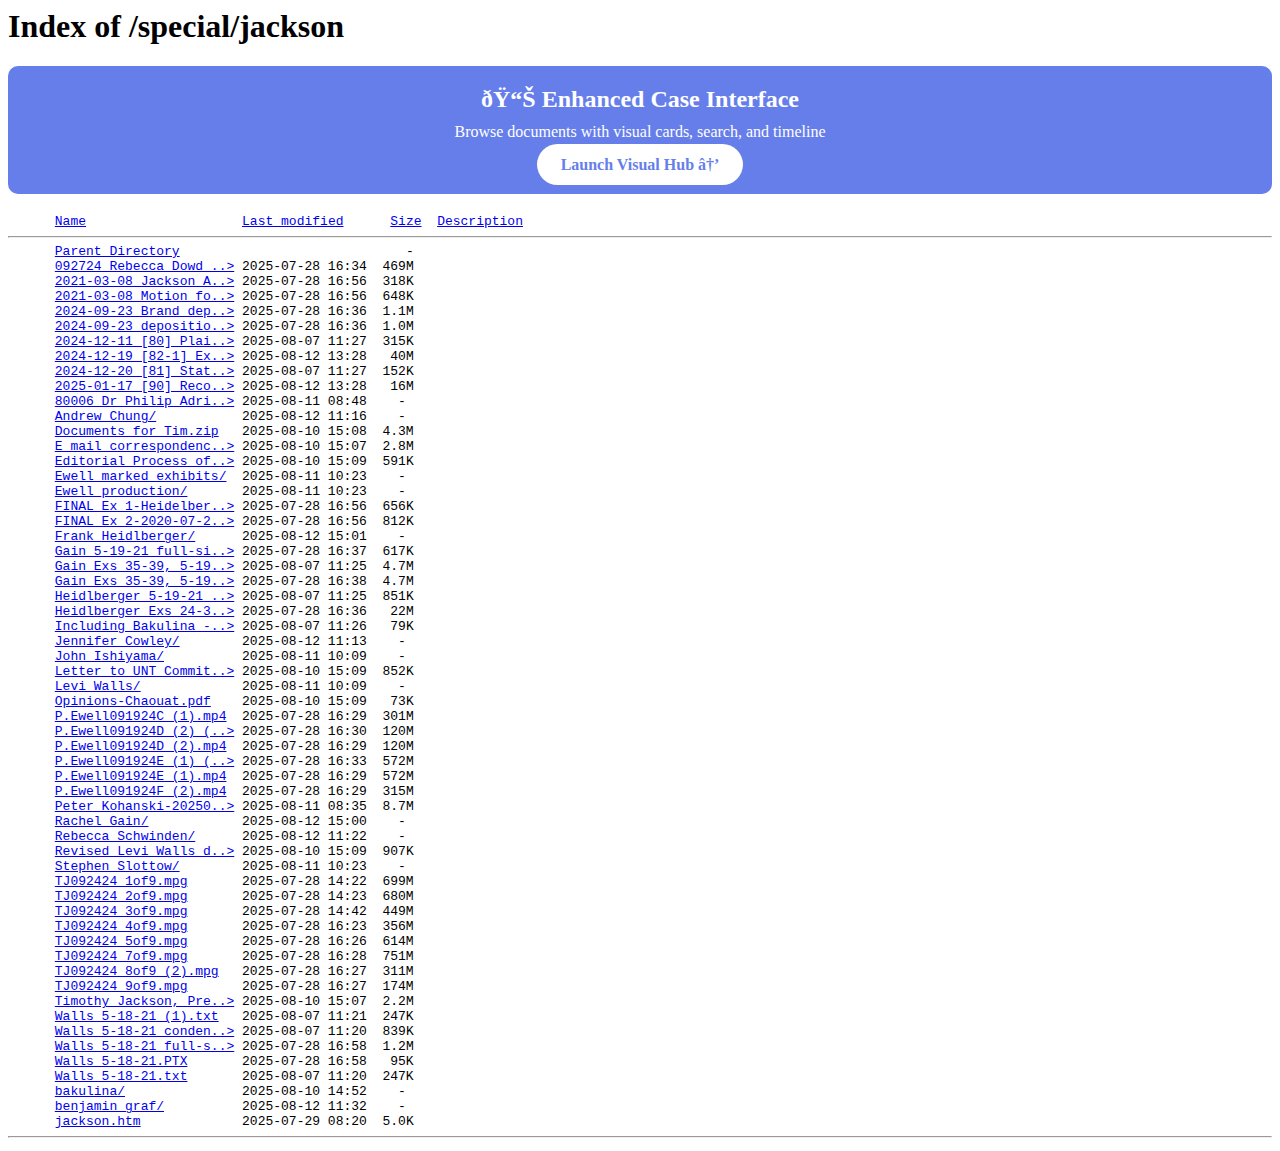
<file: Index of _special_jackson.html>
<!DOCTYPE html PUBLIC "-//W3C//DTD HTML 3.2 Final//EN">
<!-- saved from url=(0041)https://www.rasmusen.org/special/jackson/ -->
<html><head><meta http-equiv="Content-Type" content="text/html; charset=windows-1252">
  <title>Index of /special/jackson</title>
 </head>
 <body>
<h1>Index of /special/jackson</h1>
<div style="background: #667eea; color: white; padding: 20px; margin: 20px 0; border-radius: 10px; text-align: center;">
    <h2 style="margin: 0 0 10px 0;">📊 Enhanced Case Interface</h2>
    <p style="margin: 0 0 15px 0;">Browse documents with visual cards, search, and timeline</p>
    <a href="jackson-visual-dashboard.html" style="background: white; color: #667eea; padding: 12px 24px; border-radius: 25px; text-decoration: none; font-weight: bold;">Launch Visual Hub →</a>
</div>
<pre>      <a href="https://www.rasmusen.org/special/jackson/?C=N;O=D">Name</a>                    <a href="https://www.rasmusen.org/special/jackson/?C=M;O=A">Last modified</a>      <a href="https://www.rasmusen.org/special/jackson/?C=S;O=A">Size</a>  <a href="https://www.rasmusen.org/special/jackson/?C=D;O=A">Description</a><hr>      <a href="https://www.rasmusen.org/special/">Parent Directory</a>                             -   
      <a href="https://www.rasmusen.org/special/jackson/092724%20Rebecca%20Dowd%20Geoffrey-Schwinden%201of1.mp4">092724 Rebecca Dowd ..&gt;</a> 2025-07-28 16:34  469M  
      <a href="https://www.rasmusen.org/special/jackson/2021-03-08%20Jackson%20Affidavit%20of%20Verification.pdf">2021-03-08 Jackson A..&gt;</a> 2025-07-28 16:56  318K  
      <a href="https://www.rasmusen.org/special/jackson/2021-03-08%20Motion%20for%20Expedited%20Discovery.pdf">2021-03-08 Motion fo..&gt;</a> 2025-07-28 16:56  648K  
      <a href="https://www.rasmusen.org/special/jackson/2024-09-23%20Brand%20deposition%20transcript%20-%20full-size%20and%20word%20index.pdf">2024-09-23 Brand dep..&gt;</a> 2025-07-28 16:36  1.1M  
      <a href="https://www.rasmusen.org/special/jackson/2024-09-23%20deposition%20transcript%20Benjamin%20Graf%20-%20full-size%20and%20word%20index.pdf">2024-09-23 depositio..&gt;</a> 2025-07-28 16:36  1.0M  
      <a href="https://www.rasmusen.org/special/jackson/2024-12-11%20%5b80%5d%20Plaintiff&#39;s%20Motion%20for%20Summary%20Judgment%20on%20Defamation%20Claims.pdf">2024-12-11 [80] Plai..&gt;</a> 2025-08-07 11:27  315K  
      <a href="https://www.rasmusen.org/special/jackson/2024-12-19%20%5b82-1%5d%20Exhibit%20Pack%20Declaration%20Summary%20Judgment.pdf">2024-12-19 [82-1] Ex..&gt;</a> 2025-08-12 13:28   40M  
      <a href="https://www.rasmusen.org/special/jackson/2024-12-20%20%5b81%5d%20Statement%20of%20Undisputed%20Facts%20in%20support%20of%20Summary%20Judgment%20on%20Defamation%20Claims.pdf">2024-12-20 [81] Stat..&gt;</a> 2025-08-07 11:27  152K  
      <a href="https://www.rasmusen.org/special/jackson/2025-01-17%20%5b90%5d%20Record%20Appendix%20and%20Index%20to%20Pf%20Opposition%20to%20Summary%20Judgment.pdf">2025-01-17 [90] Reco..&gt;</a> 2025-08-12 13:28   16M  
      <a href="https://www.rasmusen.org/special/jackson/80006_Dr_Philip_Adrian_Ewell/">80006_Dr_Philip_Adri..&gt;</a> 2025-08-11 08:48    -   
      <a href="https://www.rasmusen.org/special/jackson/Andrew_Chung/">Andrew_Chung/</a>           2025-08-12 11:16    -   
      <a href="https://www.rasmusen.org/special/jackson/Documents%20for%20Tim.zip">Documents for Tim.zip</a>   2025-08-10 15:08  4.3M  
      <a href="https://www.rasmusen.org/special/jackson/E%20mail%20correspondence%20about%20Ewell%20and%20the%20Symposium%202019-.pdf">E mail correspondenc..&gt;</a> 2025-08-10 15:07  2.8M  
      <a href="https://www.rasmusen.org/special/jackson/Editorial%20Process%20of%20JSS%20vol%2012%20(condensed)%20Oct%2013%202020.pdf">Editorial Process of..&gt;</a> 2025-08-10 15:09  591K  
      <a href="https://www.rasmusen.org/special/jackson/Ewell_marked_exhibits/">Ewell_marked_exhibits/</a>  2025-08-11 10:23    -   
      <a href="https://www.rasmusen.org/special/jackson/Ewell_production/">Ewell_production/</a>       2025-08-11 10:23    -   
      <a href="https://www.rasmusen.org/special/jackson/FINAL%20Ex%201-Heidelberger%20Email%20Identifying%20Eileen%20Hayes.pdf">FINAL Ex 1-Heidelber..&gt;</a> 2025-07-28 16:56  656K  
      <a href="https://www.rasmusen.org/special/jackson/FINAL%20Ex%202-2020-07-29%20email%20circulating%20grad%20petition.pdf">FINAL Ex 2-2020-07-2..&gt;</a> 2025-07-28 16:56  812K  
      <a href="https://www.rasmusen.org/special/jackson/Frank_Heidlberger/">Frank_Heidlberger/</a>      2025-08-12 15:01    -   
      <a href="https://www.rasmusen.org/special/jackson/Gain%205-19-21%20full-size%20and%20word%20index.pdf">Gain 5-19-21 full-si..&gt;</a> 2025-07-28 16:37  617K  
      <a href="https://www.rasmusen.org/special/jackson/Gain%20Exs%2035-39,%205-19-21%20Documents.pdf">Gain Exs 35-39, 5-19..&gt;</a> 2025-08-07 11:25  4.7M  
      <a href="https://www.rasmusen.org/special/jackson/Gain%20Exs%2035-39,%205-19-21.pdf">Gain Exs 35-39, 5-19..&gt;</a> 2025-07-28 16:38  4.7M  
      <a href="https://www.rasmusen.org/special/jackson/Heidlberger%205-19-21%20full-size%20and%20word%20index.pdf">Heidlberger 5-19-21 ..&gt;</a> 2025-08-07 11:25  851K  
      <a href="https://www.rasmusen.org/special/jackson/Heidlberger%20Exs%2024-34,%205-19-21%20Heidlberger%20documents.pdf">Heidlberger Exs 24-3..&gt;</a> 2025-07-28 16:36   22M  
      <a href="https://www.rasmusen.org/special/jackson/Including%20Bakulina%20-%20Fwd-%20Framing%20for%20call%20for%20responses%20to%20Ewell%20paper.pdf">Including Bakulina -..&gt;</a> 2025-08-07 11:26   79K  
      <a href="https://www.rasmusen.org/special/jackson/Jennifer_Cowley/">Jennifer_Cowley/</a>        2025-08-12 11:13    -   
      <a href="https://www.rasmusen.org/special/jackson/John_Ishiyama/">John_Ishiyama/</a>          2025-08-11 10:09    -   
      <a href="https://www.rasmusen.org/special/jackson/Letter%20to%20UNT%20Committee%20Oct%2017%202020.pdf">Letter to UNT Commit..&gt;</a> 2025-08-10 15:09  852K  
      <a href="https://www.rasmusen.org/special/jackson/Levi_Walls/">Levi_Walls/</a>             2025-08-11 10:09    -   
      <a href="https://www.rasmusen.org/special/jackson/Opinions-Chaouat.pdf">Opinions-Chaouat.pdf</a>    2025-08-10 15:09   73K  
      <a href="https://www.rasmusen.org/special/jackson/P.Ewell091924C%20(1).mp4">P.Ewell091924C (1).mp4</a>  2025-07-28 16:29  301M  
      <a href="https://www.rasmusen.org/special/jackson/P.Ewell091924D%20(2)%20(1).mp4">P.Ewell091924D (2) (..&gt;</a> 2025-07-28 16:30  120M  
      <a href="https://www.rasmusen.org/special/jackson/P.Ewell091924D%20(2).mp4">P.Ewell091924D (2).mp4</a>  2025-07-28 16:29  120M  
      <a href="https://www.rasmusen.org/special/jackson/P.Ewell091924E%20(1)%20(1).mp4">P.Ewell091924E (1) (..&gt;</a> 2025-07-28 16:33  572M  
      <a href="https://www.rasmusen.org/special/jackson/P.Ewell091924E%20(1).mp4">P.Ewell091924E (1).mp4</a>  2025-07-28 16:29  572M  
      <a href="https://www.rasmusen.org/special/jackson/P.Ewell091924F%20(2).mp4">P.Ewell091924F (2).mp4</a>  2025-07-28 16:29  315M  
      <a href="https://www.rasmusen.org/special/jackson/Peter%20Kohanski-20250808142804.zip">Peter Kohanski-20250..&gt;</a> 2025-08-11 08:35  8.7M  
      <a href="https://www.rasmusen.org/special/jackson/Rachel_Gain/">Rachel_Gain/</a>            2025-08-12 15:00    -   
      <a href="https://www.rasmusen.org/special/jackson/Rebecca_Schwinden/">Rebecca_Schwinden/</a>      2025-08-12 11:22    -   
      <a href="https://www.rasmusen.org/special/jackson/Revised%20Levi%20Walls%20documentation%20Oct%204%202020%20Oct.%2013.pdf">Revised Levi Walls d..&gt;</a> 2025-08-10 15:09  907K  
      <a href="https://www.rasmusen.org/special/jackson/Stephen_Slottow/">Stephen_Slottow/</a>        2025-08-11 10:23    -   
      <a href="https://www.rasmusen.org/special/jackson/TJ092424_1of9.mpg">TJ092424_1of9.mpg</a>       2025-07-28 14:22  699M  
      <a href="https://www.rasmusen.org/special/jackson/TJ092424_2of9.mpg">TJ092424_2of9.mpg</a>       2025-07-28 14:23  680M  
      <a href="https://www.rasmusen.org/special/jackson/TJ092424_3of9.mpg">TJ092424_3of9.mpg</a>       2025-07-28 14:42  449M  
      <a href="https://www.rasmusen.org/special/jackson/TJ092424_4of9.mpg">TJ092424_4of9.mpg</a>       2025-07-28 16:23  356M  
      <a href="https://www.rasmusen.org/special/jackson/TJ092424_5of9.mpg">TJ092424_5of9.mpg</a>       2025-07-28 16:26  614M  
      <a href="https://www.rasmusen.org/special/jackson/TJ092424_7of9.mpg">TJ092424_7of9.mpg</a>       2025-07-28 16:28  751M  
      <a href="https://www.rasmusen.org/special/jackson/TJ092424_8of9%20(2).mpg">TJ092424_8of9 (2).mpg</a>   2025-07-28 16:27  311M  
      <a href="https://www.rasmusen.org/special/jackson/TJ092424_9of9.mpg">TJ092424_9of9.mpg</a>       2025-07-28 16:27  174M  
      <a href="https://www.rasmusen.org/special/jackson/Timothy%20Jackson,%20Preliminary%20Response%20to%20Ewell,%20Journal%20of%20Schenkerian%20Studies%20Volume%2012%20.pdf">Timothy Jackson, Pre..&gt;</a> 2025-08-10 15:07  2.2M  
      <a href="https://www.rasmusen.org/special/jackson/Walls%205-18-21%20(1).txt">Walls 5-18-21 (1).txt</a>   2025-08-07 11:21  247K  
      <a href="https://www.rasmusen.org/special/jackson/Walls%205-18-21%20condensed%20and%20word%20index.pdf">Walls 5-18-21 conden..&gt;</a> 2025-08-07 11:20  839K  
      <a href="https://www.rasmusen.org/special/jackson/Walls%205-18-21%20full-size%20and%20word%20index.pdf">Walls 5-18-21 full-s..&gt;</a> 2025-07-28 16:58  1.2M  
      <a href="https://www.rasmusen.org/special/jackson/Walls%205-18-21.PTX">Walls 5-18-21.PTX</a>       2025-07-28 16:58   95K  
      <a href="https://www.rasmusen.org/special/jackson/Walls%205-18-21.txt">Walls 5-18-21.txt</a>       2025-08-07 11:20  247K  
      <a href="https://www.rasmusen.org/special/jackson/bakulina/">bakulina/</a>               2025-08-10 14:52    -   
      <a href="https://www.rasmusen.org/special/jackson/benjamin_graf/">benjamin_graf/</a>          2025-08-12 11:32    -   
      <a href="https://www.rasmusen.org/special/jackson/jackson.htm">jackson.htm</a>             2025-07-29 08:20  5.0K  
<hr></pre>

</body></html>
</file>
<file: rasmusen-local/style.css>
/* Reset margins and paddings for everything */
* {
  margin: 0;
  padding: 0;
  box-sizing: border-box;
}

/* Clean font and background */
body {
  font-family: system-ui, sans-serif;
  line-height: 1.5;
  background: #fff;
  color: #111;
  padding: 20px;
}
/* Make all headings bold, big, centered optionally */
h1, h2, h3 {
  font-weight: 700;
  margin-bottom: 0.5em;
}

p {
  margin-bottom: 1em;
  color: #444;
  font-size: 1rem;
}
/* Style any container divs or body children as blocks */
body > * {
  padding: 20px;
  border-left: 4px solid #111;
  margin-bottom: 30px;
  background: #fefefe;
}
iframe {
  width: 100%;
  aspect-ratio: 16/9;
  border: none;
  display: block;
  margin: 0 auto;
}
a {
  color: #111;
  text-decoration: underline;
}

a:hover {
  color: #007bff;
}
header, footer {
  text-align: center;
  margin-bottom: 40px;  /* header only */
  font-size: 0.9rem;    /* footer only */
  color: #666;
}
</file>
